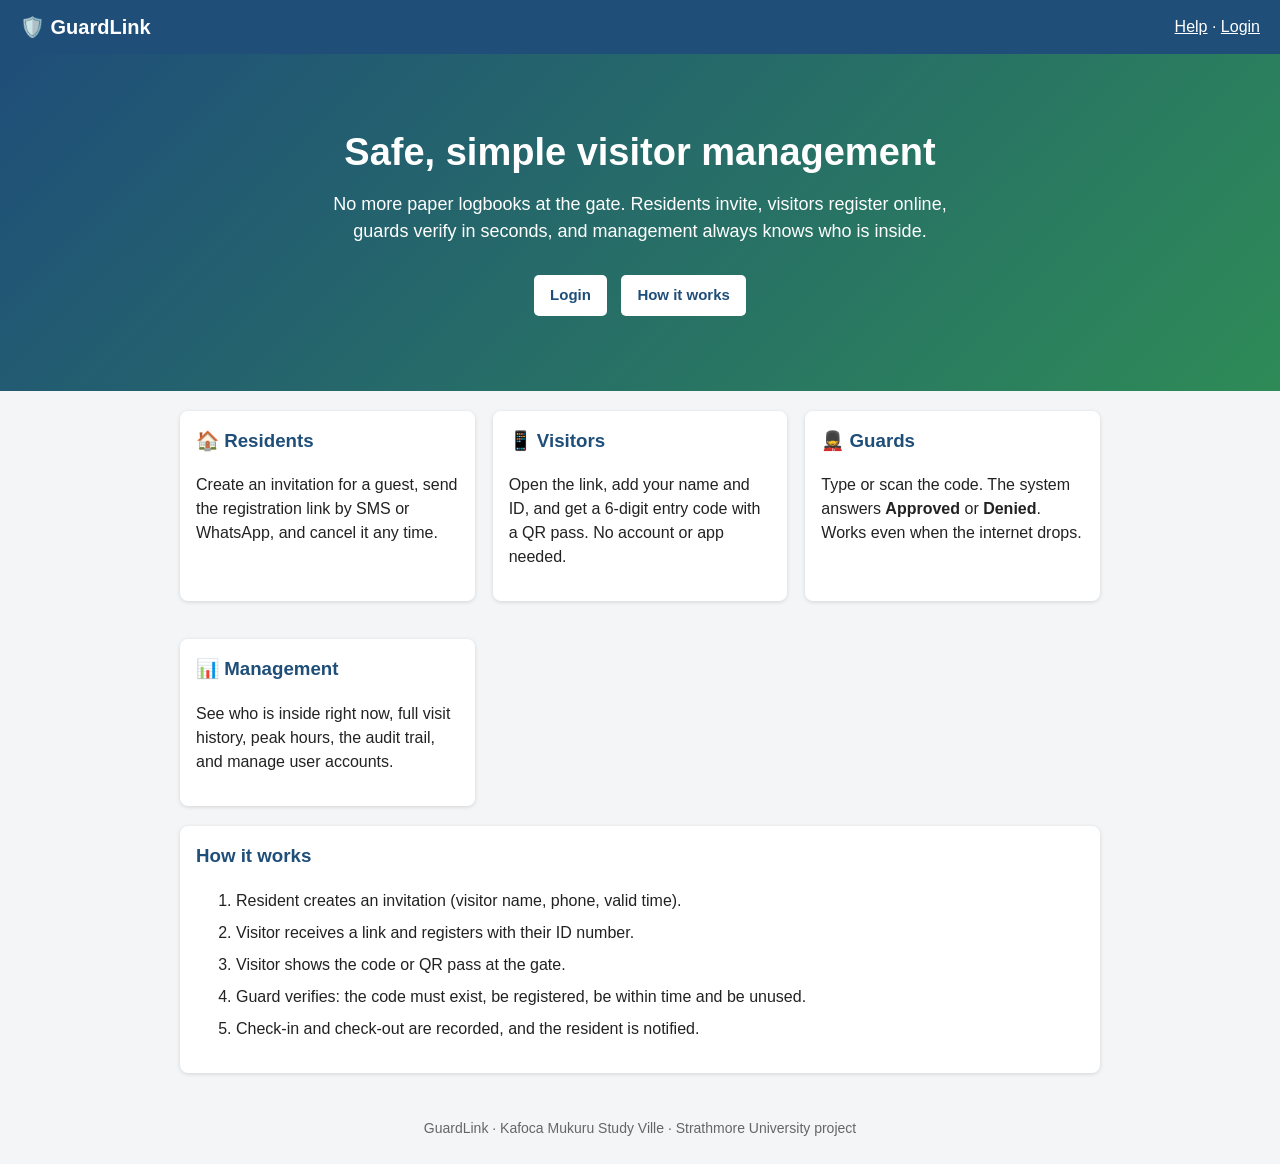
<file: index.html>
<!doctype html><html lang="en"><head><meta charset="utf-8"><meta name="viewport" content="width=device-width,initial-scale=1">
<title>GuardLink - Visitor Management</title><link rel="stylesheet" href="style.css">
<link rel="manifest" href="manifest.json"><meta name="theme-color" content="#1f4e79"></head><body>
<header><span class="brand">🛡️ GuardLink</span><span><a href="help.html">Help</a> · <a href="login.php">Login</a></span></header>
<section class="hero">
  <h1>Safe, simple visitor management</h1>
  <p>No more paper logbooks at the gate. Residents invite, visitors register online, guards verify in seconds, and management always knows who is inside.</p>
  <a class="btn" href="login.php">Login</a> <a class="btn" href="help.html">How it works</a>
</section>
<main>
  <div class="grid">
    <div class="card"><h3>🏠 Residents</h3><p>Create an invitation for a guest, send the registration link by SMS or WhatsApp, and cancel it any time.</p></div>
    <div class="card"><h3>📱 Visitors</h3><p>Open the link, add your name and ID, and get a 6-digit entry code with a QR pass. No account or app needed.</p></div>
    <div class="card"><h3>💂 Guards</h3><p>Type or scan the code. The system answers <b>Approved</b> or <b>Denied</b>. Works even when the internet drops.</p></div>
    <div class="card"><h3>📊 Management</h3><p>See who is inside right now, full visit history, peak hours, the audit trail, and manage user accounts.</p></div>
  </div>
  <div class="card"><h3>How it works</h3>
    <ol class="steps"><li>Resident creates an invitation (visitor name, phone, valid time).</li>
    <li>Visitor receives a link and registers with their ID number.</li>
    <li>Visitor shows the code or QR pass at the gate.</li>
    <li>Guard verifies: the code must exist, be registered, be within time and be unused.</li>
    <li>Check-in and check-out are recorded, and the resident is notified.</li></ol></div>
</main>
<footer>GuardLink · Kafoca Mukuru Study Ville · Strathmore University project</footer>
<script>if('serviceWorker' in navigator)navigator.serviceWorker.register('sw.js');</script></body></html>
</file>
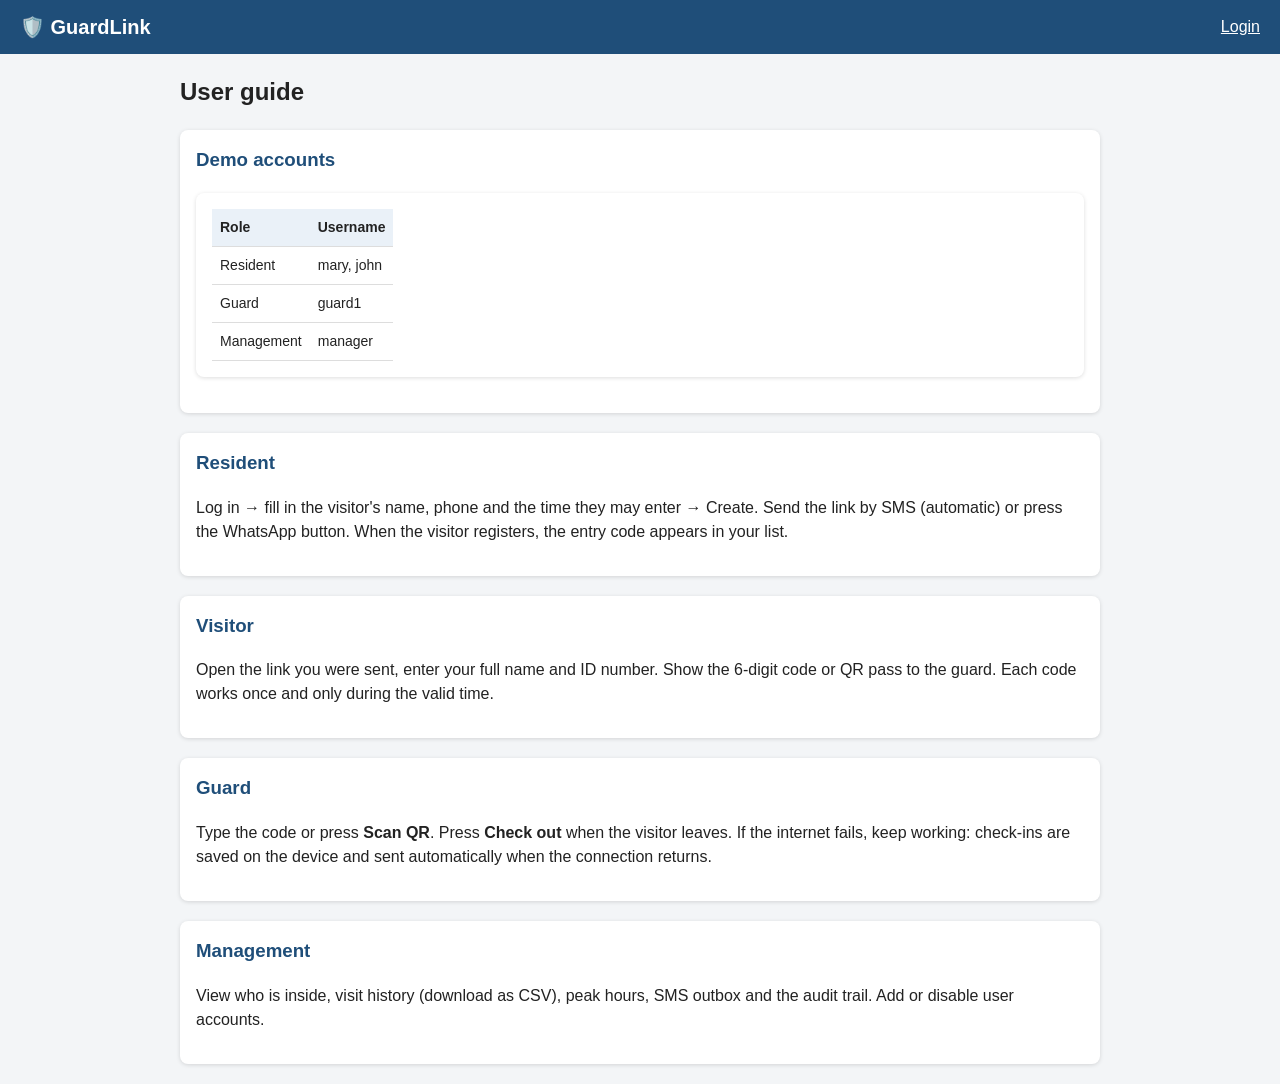
<file: help.html>
<!doctype html><html lang="en"><head><meta charset="utf-8"><meta name="viewport" content="width=device-width,initial-scale=1">
<title>Help - GuardLink</title><link rel="stylesheet" href="style.css"></head><body>
<header><a class="brand" href="index.html">🛡️ GuardLink</a><a href="login.php">Login</a></header>
<main><h2>User guide</h2>
<div class="card"><h3>Demo accounts</h3>
<table><tr><th>Role</th><th>Username</th></tr><tr><td>Resident</td><td>mary, john</td></tr><tr><td>Guard</td><td>guard1</td></tr><tr><td>Management</td><td>manager</td></tr></table></div>
<div class="card"><h3>Resident</h3><p>Log in → fill in the visitor's name, phone and the time they may enter → Create. Send the link by SMS (automatic) or press the WhatsApp button. When the visitor registers, the entry code appears in your list.</p></div>
<div class="card"><h3>Visitor</h3><p>Open the link you were sent, enter your full name and ID number. Show the 6-digit code or QR pass to the guard. Each code works once and only during the valid time.</p></div>
<div class="card"><h3>Guard</h3><p>Type the code or press <b>Scan QR</b>. Press <b>Check out</b> when the visitor leaves. If the internet fails, keep working: check-ins are saved on the device and sent automatically when the connection returns.</p></div>
<div class="card"><h3>Management</h3><p>View who is inside, visit history (download as CSV), peak hours, SMS outbox and the audit trail. Add or disable user accounts.</p></div>
</main></body></html>
</file>
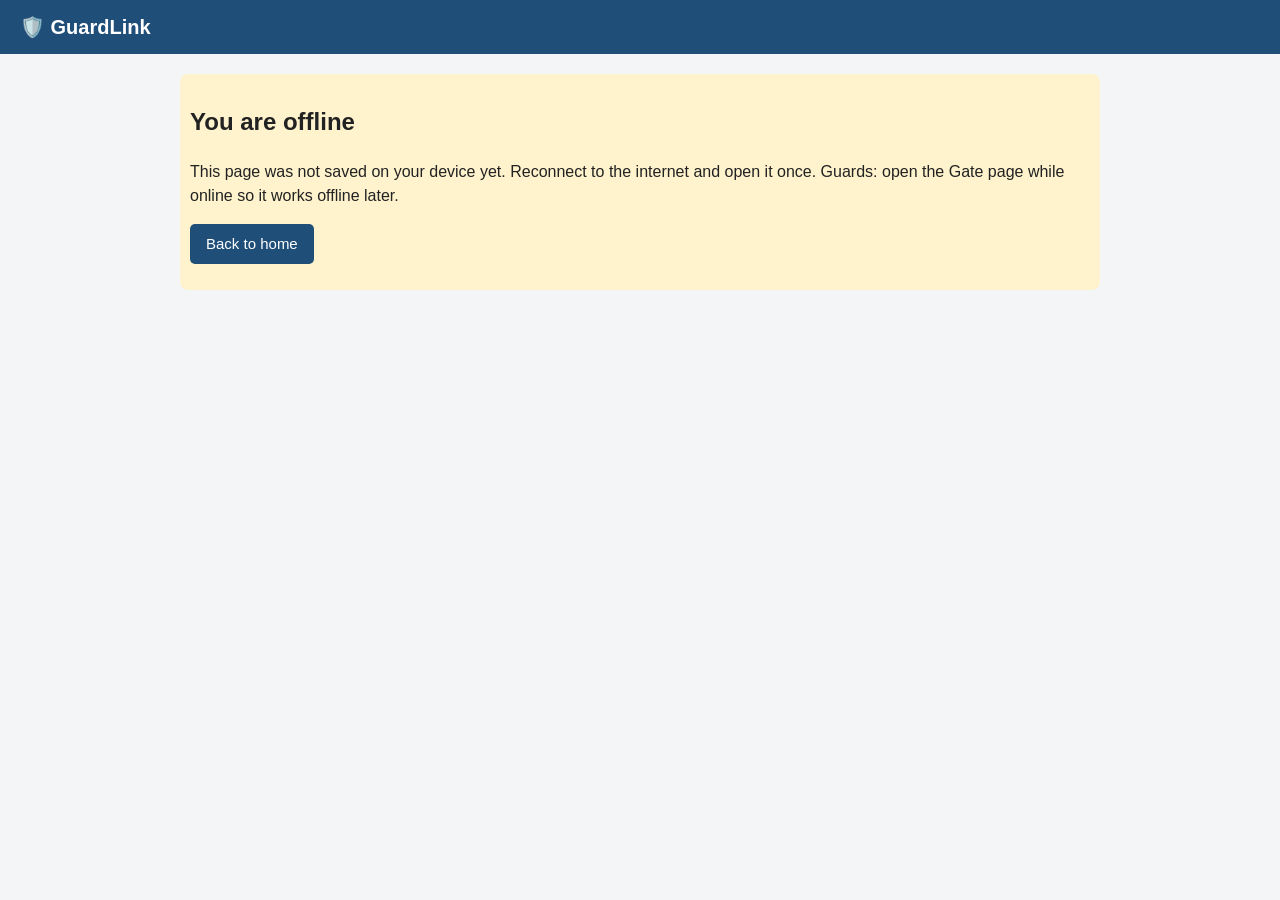
<file: offline.html>
<!doctype html><html lang="en"><head><meta charset="utf-8"><meta name="viewport" content="width=device-width,initial-scale=1">
<title>Offline - GuardLink</title><link rel="stylesheet" href="style.css"></head><body>
<header><span class="brand">🛡️ GuardLink</span></header>
<main><div class="warn"><h2>You are offline</h2><p>This page was not saved on your device yet. Reconnect to the internet and open it once. Guards: open the Gate page while online so it works offline later.</p><p><a class="btn" href="index.html">Back to home</a></p></div></main></body></html>
</file>
<file: style.css>
:root{--blue:#1f4e79;--light:#eaf1f8;--green:#2e8b57;--red:#c0392b}
*{box-sizing:border-box}
body{font-family:'Segoe UI',Arial,sans-serif;margin:0;background:#f3f5f7;color:#222;line-height:1.5}

header{background:var(--blue);color:#fff;padding:12px 20px;display:flex;justify-content:space-between;align-items:center}

header a{color:#fff}.brand{font-weight:bold;font-size:20px;text-decoration:none}

main{max-width:950px;margin:20px auto;padding:0 15px}

form,table,.card{background:#fff;padding:16px;border-radius:8px;width:100%;margin-bottom:20px;box-shadow:0 1px 4px #0002}

label{font-weight:600;font-size:14px}
input,select,button{padding:10px;margin:4px 0 10px;font-size:15px;width:100%;border:1px solid #bbb;border-radius:5px}
button,.btn{background:var(--blue);color:#fff;border:0;border-radius:5px;cursor:pointer;width:auto;padding:9px 16px;text-decoration:none;display:inline-block;font-size:15px}
button.red{background:var(--red)}button.green,.btn.green{background:var(--green)}
table{border-collapse:collapse;display:block;overflow-x:auto}th,td{border-bottom:1px solid #ddd;padding:8px;text-align:left;font-size:14px}
th{background:var(--light)}
.ok{background:#d4edda;padding:14px;border-radius:8px;font-weight:bold}
.no{background:#f8d7da;padding:14px;border-radius:8px;font-weight:bold}
.warn{background:#fff3cd;padding:10px;border-radius:8px}
.inline{padding:0;margin:0;box-shadow:none;background:none;display:inline}
#reader{display:none;max-width:320px;margin:10px 0}
.hero{background:linear-gradient(135deg,#1f4e79,#2e8b57);color:#fff;text-align:center;padding:70px 20px}
.hero h1{font-size:38px;margin:0 0 10px}.hero p{max-width:620px;margin:0 auto 25px;font-size:18px}
.hero .btn{background:#fff;color:var(--blue);font-weight:bold;margin:5px}
.grid{display:grid;grid-template-columns:repeat(auto-fit,minmax(220px,1fr));gap:18px}
.card h3{margin-top:0;color:var(--blue)}
.steps li{margin-bottom:8px}
footer{text-align:center;color:#666;padding:25px;font-size:14px}
</file>
